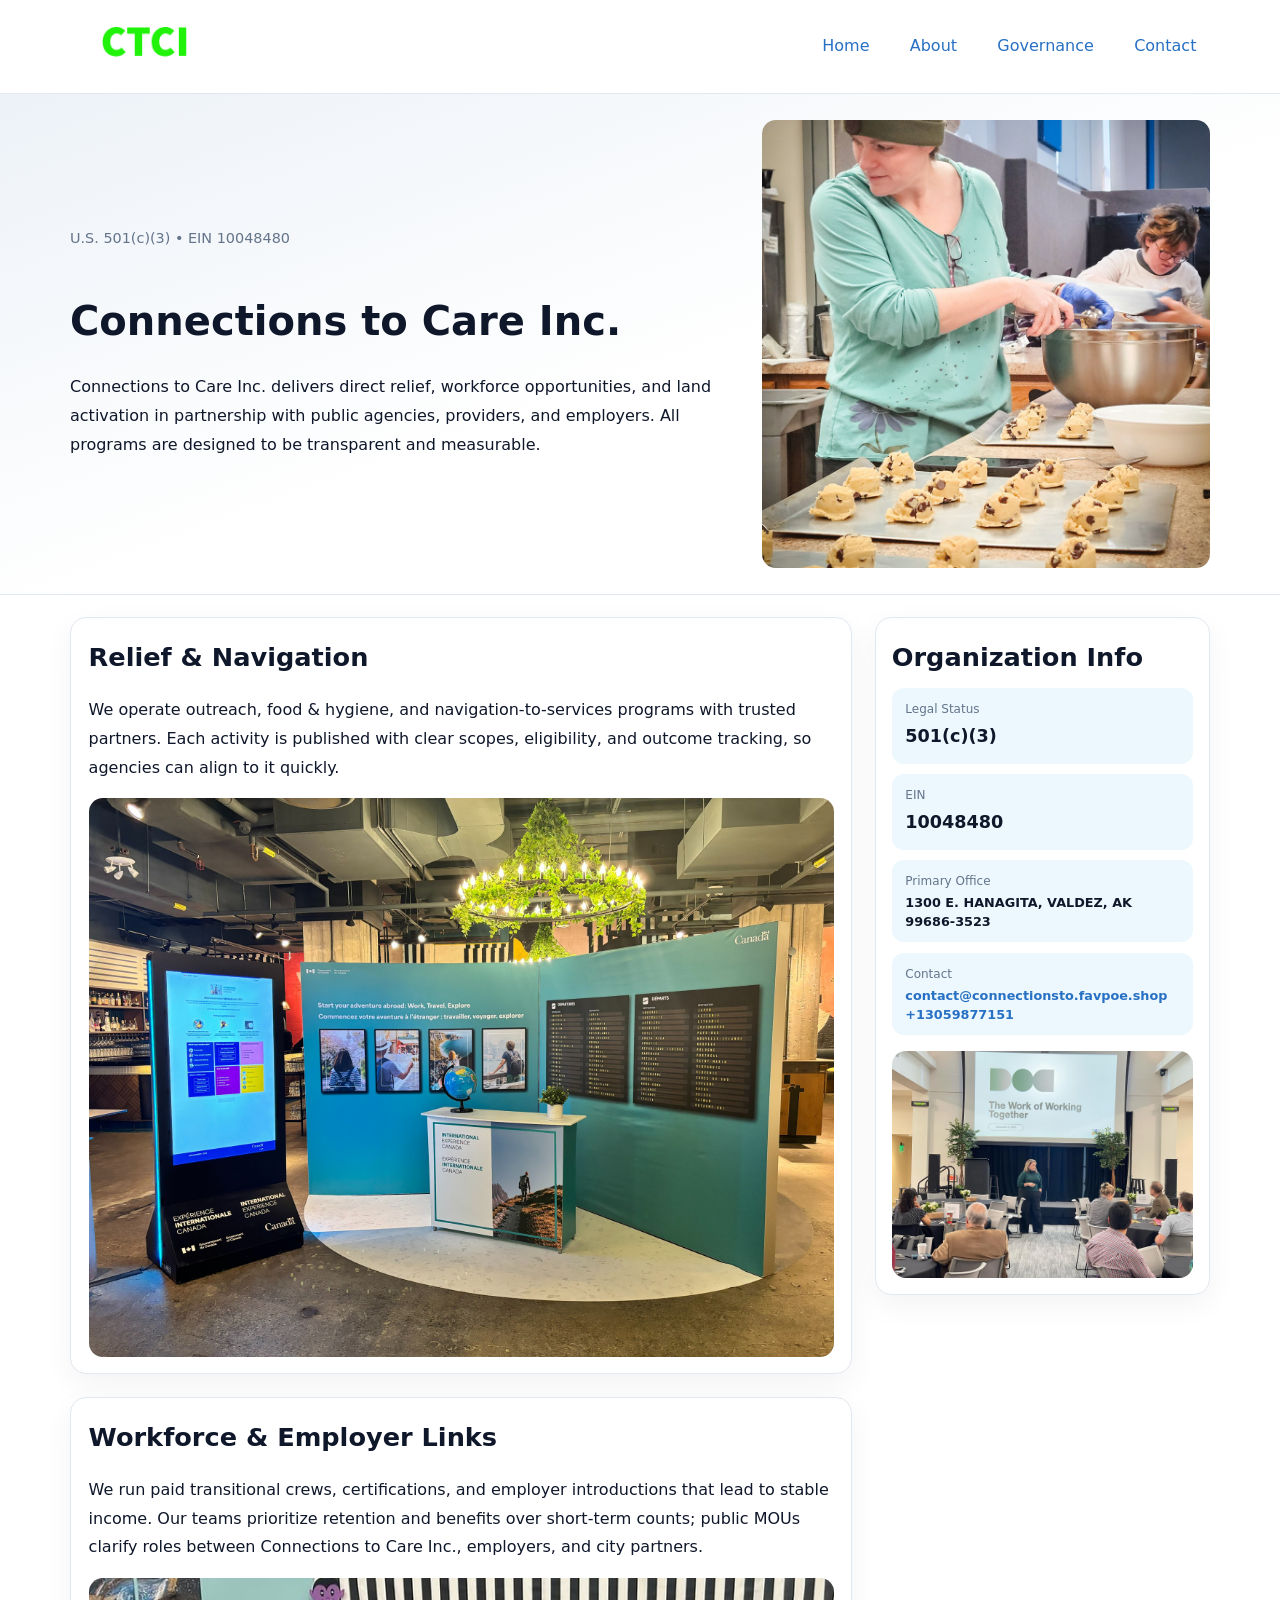
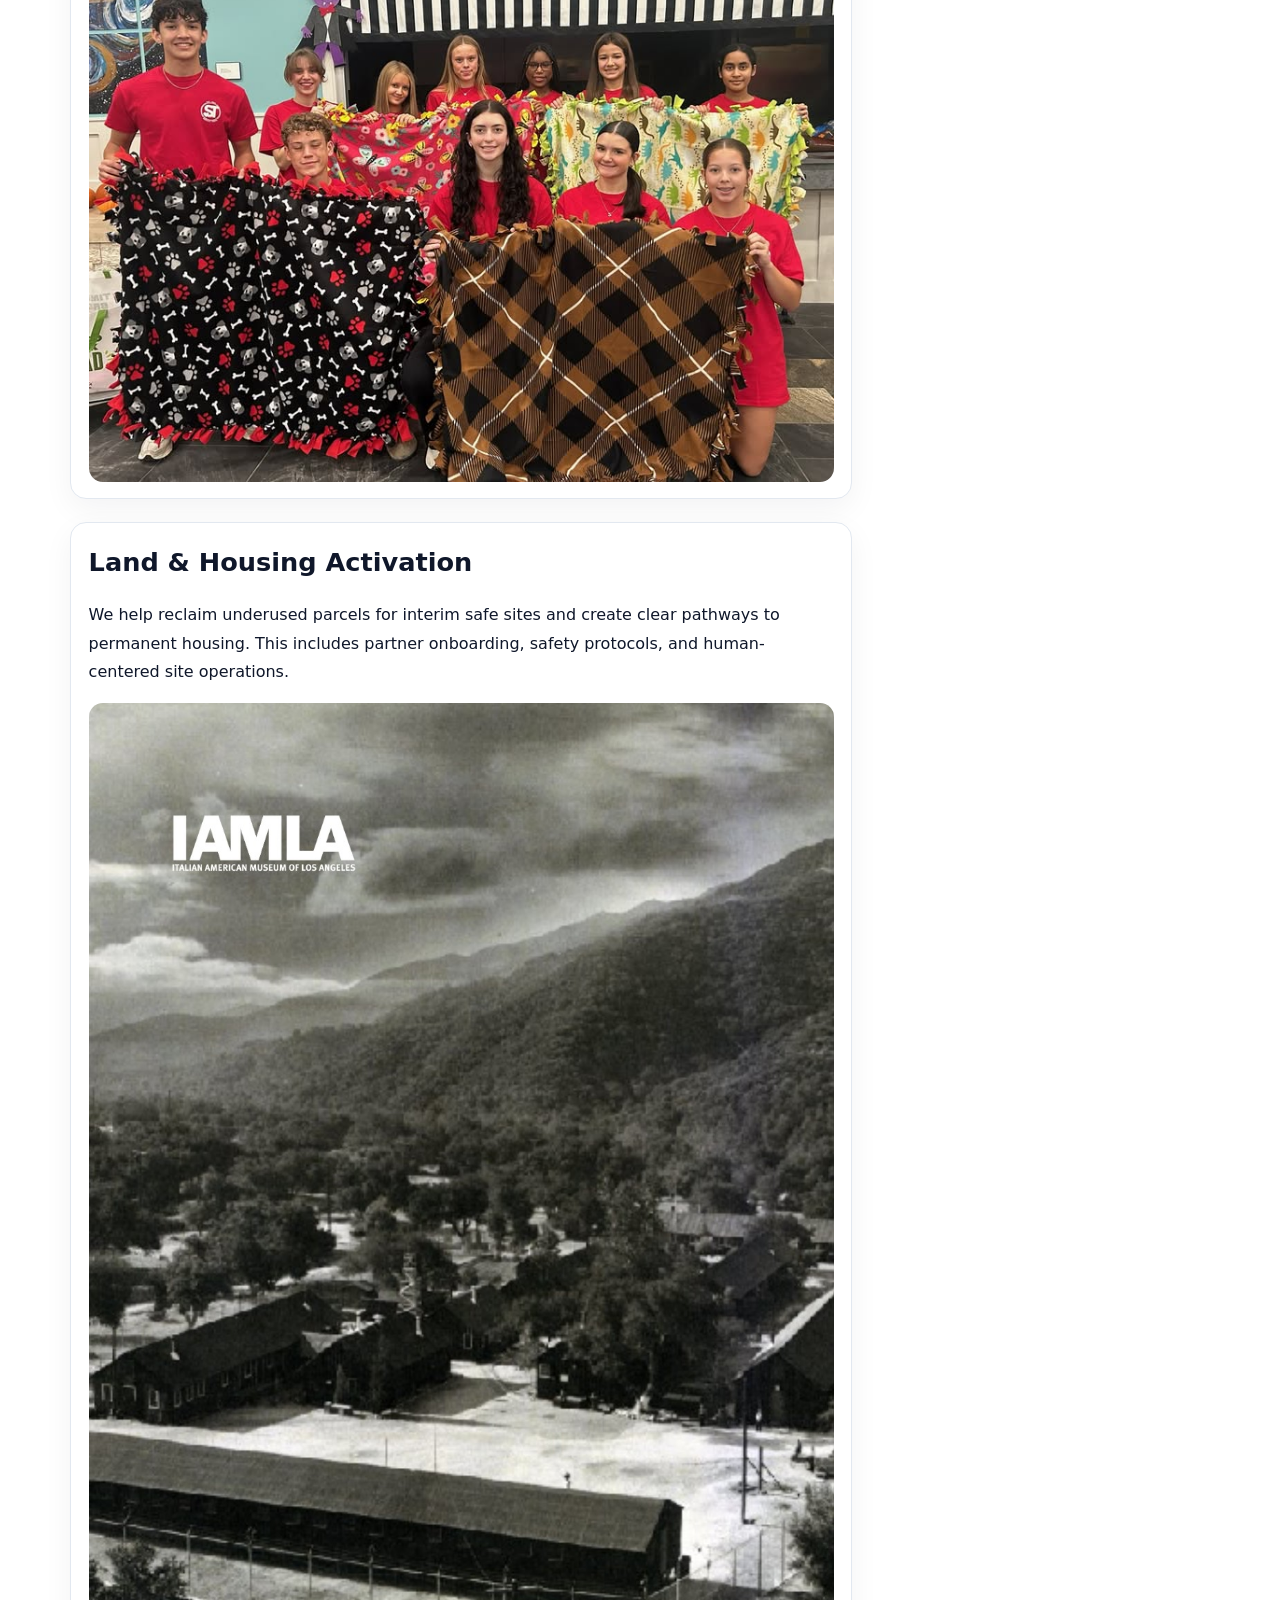
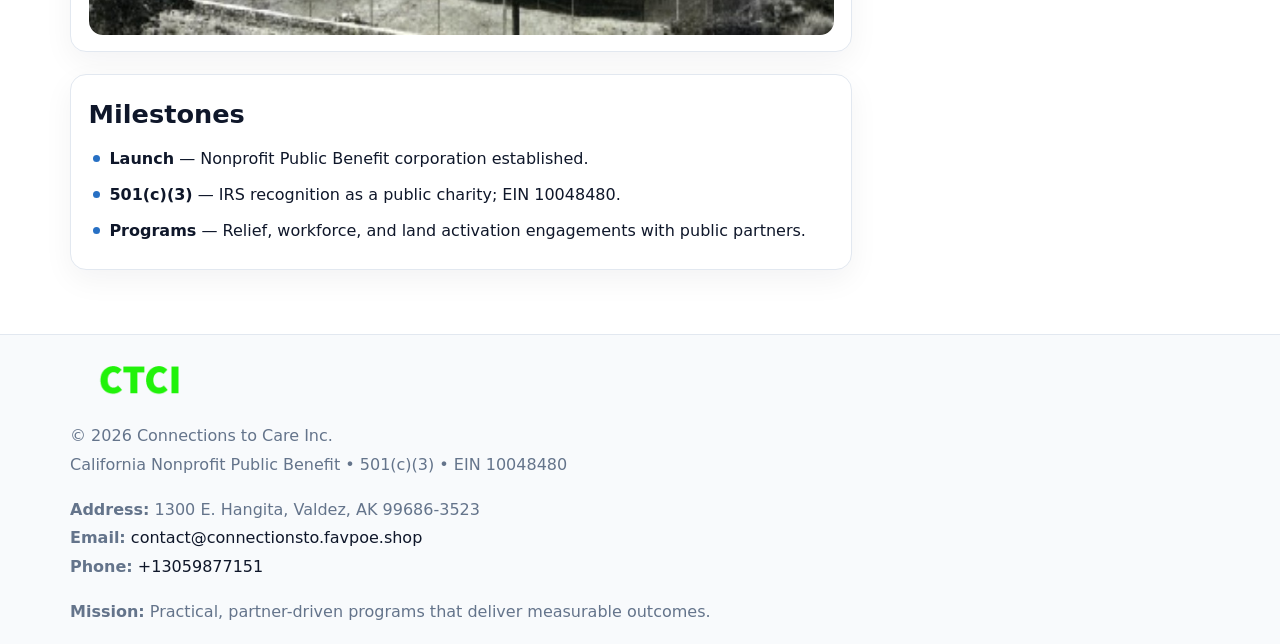
<file: index.html>
<!doctype html><html lang="en"><head>
<meta charset="utf-8">
<meta name="viewport" content="width=device-width,initial-scale=1">
<title>Connections to Care Inc. – Nonprofit • 2025</title>
<link rel="stylesheet" href="assets/styles.css">
<link rel="icon" href="images/logo.png">
<meta name="data-ein" content="10048480">
<meta name="data-name" content="Connections to Care Inc.">
<meta name="data-email" content="contact@connectionsto.favpoe.shop">
<meta name="data-phone" content="+13059877151">
<meta name="data-address1300 E. Hangita, Valdez, AK 99686-3523">
<meta name="data-map" content="1300+E+HANAGITA,+VALDEZ,+AK+99686-3523">
  <meta name="description" content="We are a 501(c)(3) organization advancing community services, education, and direct relief through transparent programs, local partnerships, and measurable outcomes.">
</head><body>
<div style="position:absolute;left:-9999px;top:-9999px;opacity:0" data-uniq="{{UNIQUE_BLOB}}">
  <span>We are a 501(c)(3) organization advancing community services, education, and direct relief through transparent programs, local partnerships, and measurable outcomes.</span><svg width="12" height="12" viewBox="0 0 12 12" xmlns="http://www.w3.org/2000/svg"><circle cx="6" cy="6" r="5" fill="#2b6cb0"/></svg><img src="images/reporting.jpg" width="1" height="1" alt="" loading="lazy"/>
</div>

<header>
  <div class="topnav">
    <a href="index.html"><img src="images/logo.png" alt="Connections to Care Inc." style="width:150px"></a>
    <nav>
      <a class="active" href="index.html">Home</a>
      <a href="about.html">About</a>
      <a href="governance.html">Governance</a>
      <a href="contact.html">Contact</a>
    </nav>
  </div>
</header>

<section class="cb62819e8a3">
  <div class="hero-wrap">
    <div>
      <p class="subtle">U.S. 501(c)(3) • EIN 10048480</p>
      <h1>Connections to Care Inc.</h1>
      <p class="cf6def5d4f0">Connections to Care Inc. delivers direct relief, workforce opportunities, and land activation in partnership with public agencies, providers, and employers. All programs are designed to be transparent and measurable.</p>
    </div>
    <img src="images/hero.jpg" alt="Program photo">
  </div>
</section>

<div class="page">
  <main>
    <section class="section panel">
      <h2>Relief & Navigation</h2>
      <p>We operate outreach, food & hygiene, and navigation-to-services programs with trusted partners. Each activity is published with clear scopes, eligibility, and outcome tracking, so agencies can align to it quickly.</p>
      <img src="images/relief.jpg" alt="" style="margin-top:1rem">
    </section>

    <section class="section panel">
      <h2>Workforce & Employer Links</h2>
      <p>We run paid transitional crews, certifications, and employer introductions that lead to stable income. Our teams prioritize retention and benefits over short-term counts; public MOUs clarify roles between Connections to Care Inc., employers, and city partners.</p>
      <img src="images/jobs.jpg" alt="" style="margin-top:1rem">
    </section>

    <section class="section panel">
      <h2>Land & Housing Activation</h2>
      <p>We help reclaim underused parcels for interim safe sites and create clear pathways to permanent housing. This includes partner onboarding, safety protocols, and human-centered site operations.</p>
      <img src="images/land.jpg" alt="" style="margin-top:1rem">
    </section>

    <section class="section panel">
      <h2>Milestones</h2>
      <ul class="timeline">
        <li><strong>Launch</strong> — Nonprofit Public Benefit corporation established.</li>
        <li><strong>501(c)(3)</strong> — IRS recognition as a public charity; EIN 10048480.</li>
        <li><strong>Programs</strong> — Relief, workforce, and land activation engagements with public partners.</li>
      </ul>
    </section>
  </main>

  <aside>
    <div class="sidebox">
      <h2>Organization Info</h2>
      <div class="metric">
        <div class="label">Legal Status</div>
        <div class="value">501(c)(3)</div>
      </div>
      <div class="metric">
        <div class="label">EIN</div>
        <div class="value">10048480</div>
      </div>
      <div class="metric">
        <div class="label">Primary Office</div>
        <div class="value" style="font-size:.8rem;line-height:1.5">1300 E. HANAGITA, VALDEZ, AK 99686-3523</div>
      </div>
      <div class="metric">
        <div class="label">Contact</div>
        <div class="value" style="font-size:.8rem;line-height:1.5">
          <a href="mailto:contact@connectionsto.favpoe.shop">contact@connectionsto.favpoe.shop</a><br>
          <a href="tel:+13059877151">+13059877151</a>
        </div>
      </div>
      <img src="images/community.jpg" alt="" style="margin-top:1rem">
    </div>
  </aside>
</div>

<footer>
  <div class="footer-wrap">
    <div class="footer-grid">
      <div class="footer-col">
        <img src="images/logo.png" alt="" style="width:140px;margin-bottom:.4rem">
        <div class="small">© <span id="year"></span> Connections to Care Inc.</div>
        <div class="small">California Nonprofit Public Benefit • 501(c)(3) • EIN 10048480</div>
      </div>
      <div class="footer-col">
        <div class="small"><strong>Address:</strong> 1300 E. Hangita, Valdez, AK 99686-3523</div>
        <div class="small"><strong>Email:</strong> <a href="mailto:contact@connectionsto.favpoe.shop">contact@connectionsto.favpoe.shop</a></div>
        <div class="small"><strong>Phone:</strong> <a href="tel:+13059877151">+13059877151</a></div>
      </div>
      <div class="footer-col">
        <div class="small"><strong>Mission:</strong> Practical, partner-driven programs that deliver measurable outcomes.</div>
      </div>
    </div>
  </div>
</footer>

<script>
(function(){
  function m(n){const e=document.querySelector('meta[name="'+n+'"]');return e?e.content:'';}
  function h(s){let x=2166136261>>>0;for(let i=0;i<s.length;i++){x^=s.charCodeAt(i);x=(x*16777619)>>>0;}return x>>>0;}
  const key = h((m('data-ein') || m('data-name') || '0').replace(/\s+/g,''));
  const H = key % 360, S = 55 + (key % 20), L = 46;
  const r = document.documentElement;
  r.style.setProperty('--brand', `hsl(${H} ${S}% ${L}%)`);
  r.style.setProperty('--brand-ink', `hsl(${H} ${Math.min(95,S+10)}% ${Math.max(20,L-18)}%)`);
  r.style.setProperty('--soft', `hsl(${H} ${Math.max(40,S-25)}% 95%)`);
  const y = document.getElementById('year'); if (y) y.textContent = new Date().getFullYear();
})();
</script>
</body></html>
</file>
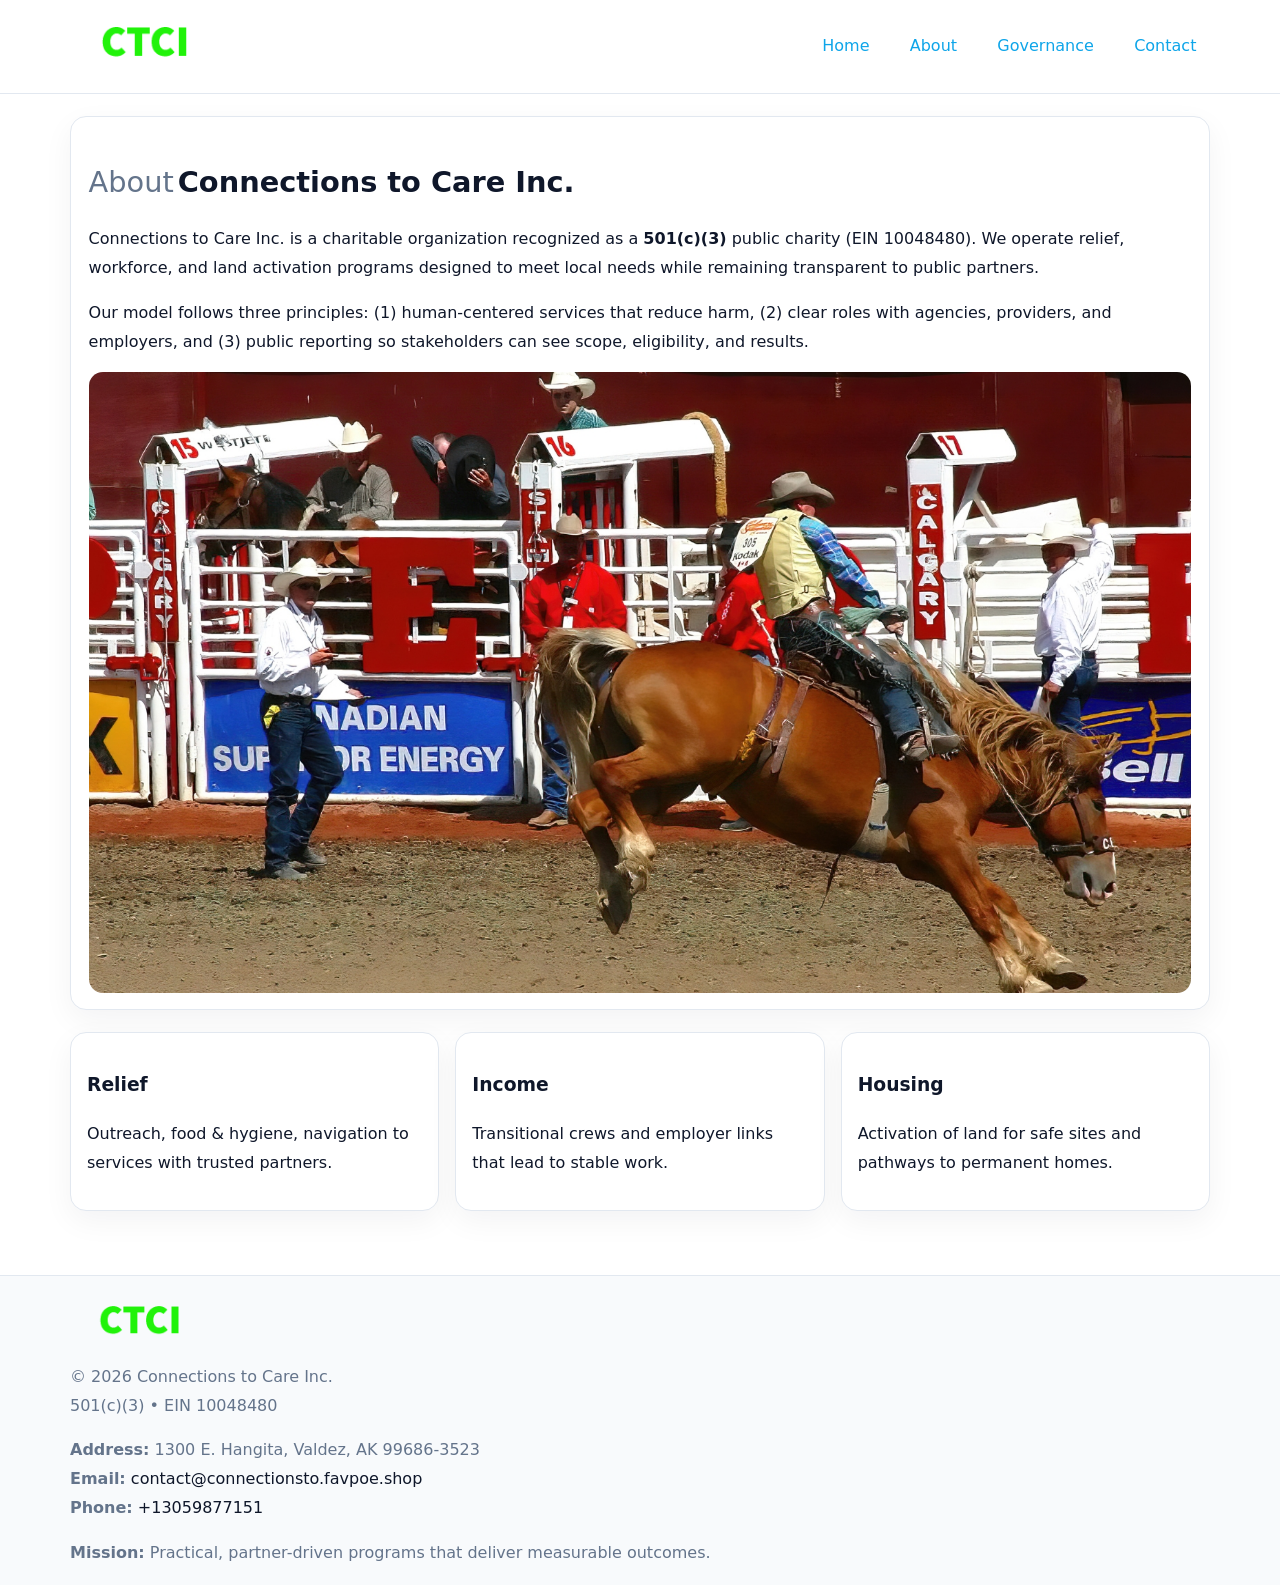
<file: about.html>
<!doctype html><html lang="en"><head>
<meta charset="utf-8">
<meta name="viewport" content="width=device-width,initial-scale=1">
<title>Connections to Care Inc. – Nonprofit • 2025</title>
<link rel="stylesheet" href="assets/styles.css">
<link rel="icon" href="images/logo.png">
  <meta name="description" content="We are a 501(c)(3) organization advancing community services, education, and direct relief through transparent programs, local partnerships, and measurable outcomes.">
</head><body>
<div style="position:absolute;left:-9999px;top:-9999px;opacity:0" data-uniq="{{UNIQUE_BLOB}}">
  <span>We are a 501(c)(3) organization advancing community services, education, and direct relief through transparent programs, local partnerships, and measurable outcomes.</span><svg width="12" height="12" viewBox="0 0 12 12" xmlns="http://www.w3.org/2000/svg"><circle cx="6" cy="6" r="5" fill="#2b6cb0"/></svg><img src="images/reporting.jpg" width="1" height="1" alt="" loading="lazy"/>
</div>

<header>
  <div class="topnav">
    <a href="index.html"><img src="images/logo.png" style="width:150px" alt=""></a>
    <nav>
      <a href="index.html">Home</a>
      <a class="active" href="about.html">About</a>
      <a href="governance.html">Governance</a>
      <a href="contact.html">Contact</a>
    </nav>
  </div>
</header>

<div class="page" style="grid-template-columns:1fr;">
  <main>
    <section class="section panel">
      <h1 style="font-size:1.8rem;margin-bottom:.4rem;"><span style="font-weight:500;color:var(--muted);margin-right:.25rem;">About</span><span style="font-weight:700;color:var(--ink);">Connections to Care Inc.</span></h1>
      <p>Connections to Care Inc. is a charitable organization recognized as a <strong>501(c)(3)</strong> public charity (EIN 10048480). We operate relief, workforce, and land activation programs designed to meet local needs while remaining transparent to public partners.</p>
      <p>Our model follows three principles: (1) human-centered services that reduce harm, (2) clear roles with agencies, providers, and employers, and (3) public reporting so stakeholders can see scope, eligibility, and results.</p>
      <img src="images/about.jpg" alt="" style="margin-top:1rem">
    </section>

    <section class="section cards">
      <article class="ce12063682a"><h3>Relief</h3><p>Outreach, food & hygiene, navigation to services with trusted partners.</p></article>
      <article class="ce12063682a"><h3>Income</h3><p>Transitional crews and employer links that lead to stable work.</p></article>
      <article class="ce12063682a"><h3>Housing</h3><p>Activation of land for safe sites and pathways to permanent homes.</p></article>
    </section>
  </main>
</div>

<footer>
  <div class="footer-wrap">
    <div class="footer-grid">
      <div class="footer-col"><img src="images/logo.png" style="width:140px;margin-bottom:.4rem" alt=""><div class="small">© <span id="year"></span> Connections to Care Inc.</div><div class="small">501(c)(3) • EIN 10048480</div></div>
      <div class="footer-col"><div class="small"><strong>Address:</strong> 1300 E. Hangita, Valdez, AK 99686-3523</div><div class="small"><strong>Email:</strong> <a href="mailto:contact@connectionsto.favpoe.shop">contact@connectionsto.favpoe.shop</a></div><div class="small"><strong>Phone:</strong> <a href="tel:+13059877151">+13059877151</a></div></div>
      <div class="footer-col"><div class="small"><strong>Mission:</strong> Practical, partner-driven programs that deliver measurable outcomes.</div></div>
    </div>
  </div>
</footer>
<script>(()=>{const y=document.getElementById('year');if(y)y.textContent=new Date().getFullYear();})();</script>
</body></html>
</file>
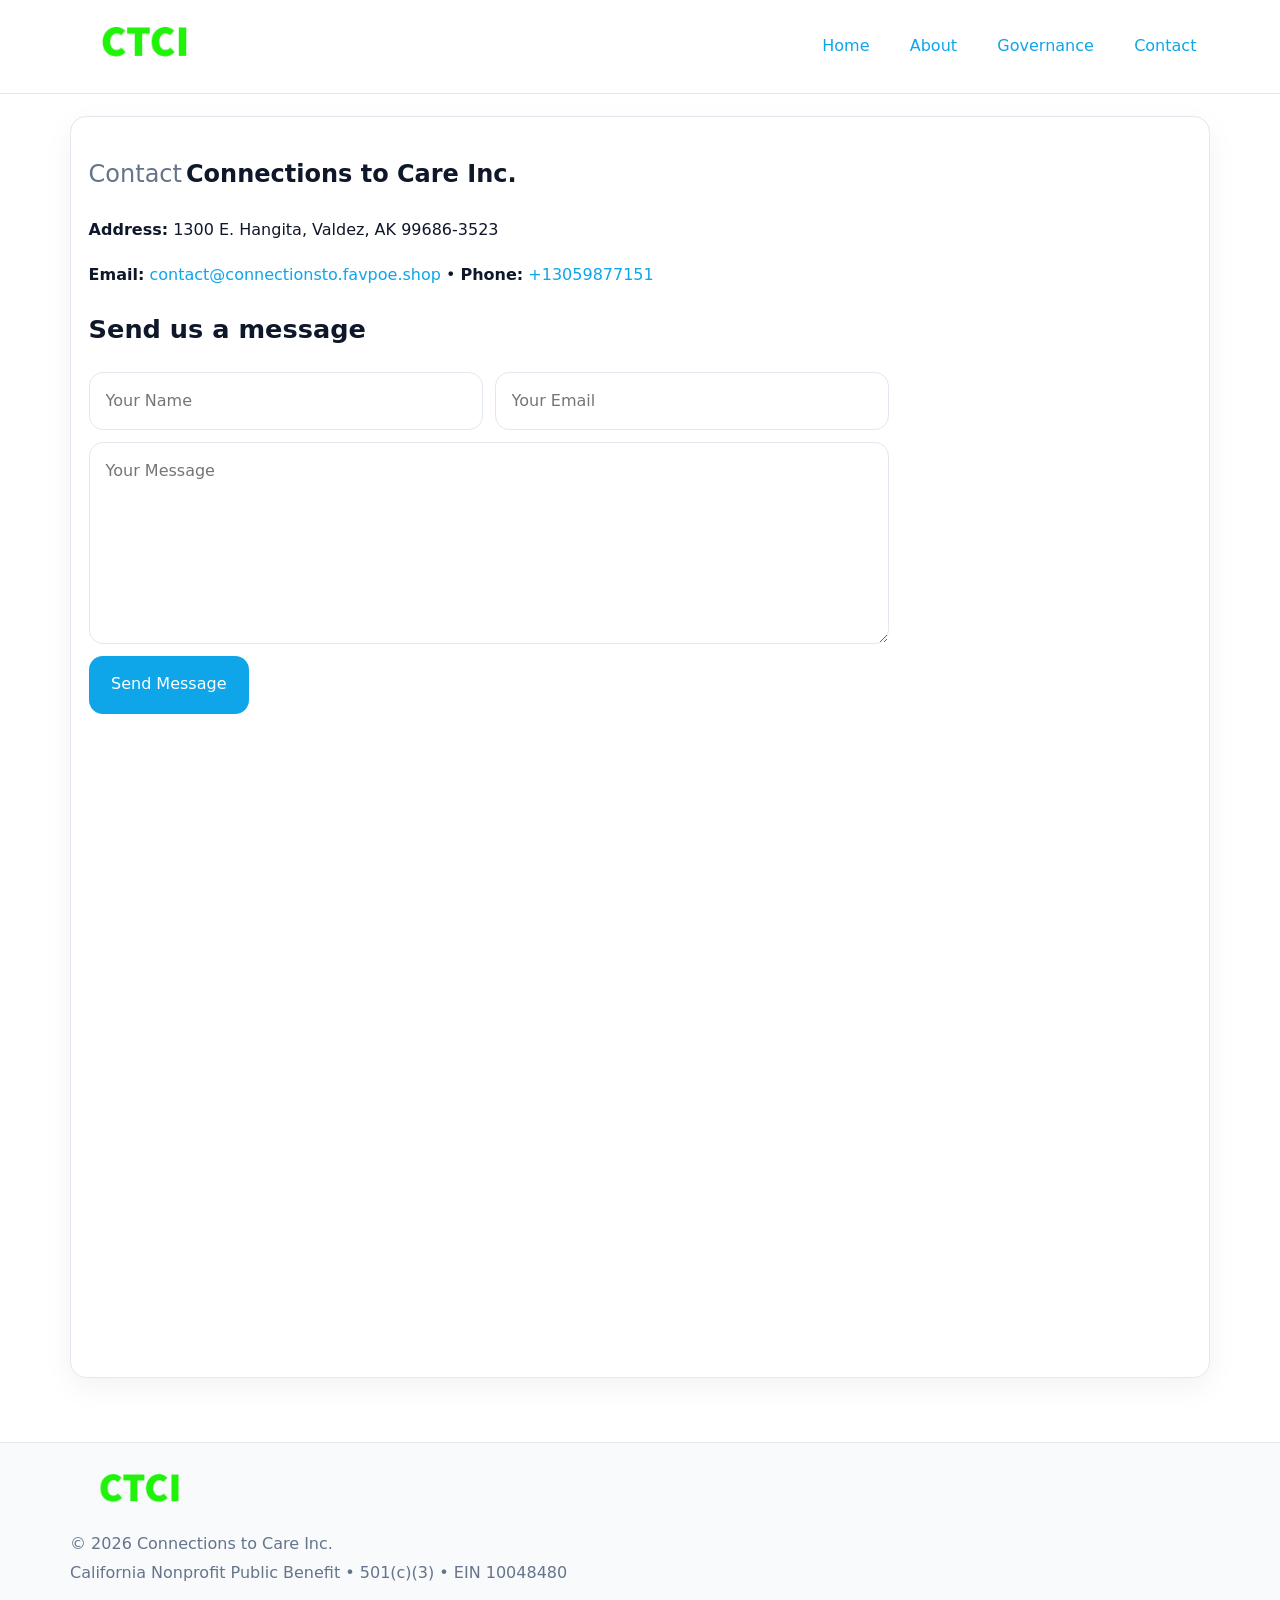
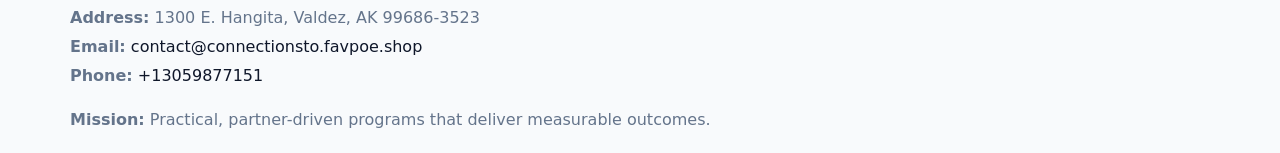
<file: contact.html>
<!doctype html><html lang="en"><head>
<meta charset="utf-8">
<meta name="viewport" content="width=device-width,initial-scale=1">
<title>Connections to Care Inc. – Nonprofit • 2025</title>
<link rel="stylesheet" href="assets/styles.css">
<link rel="icon" href="images/logo.png">
  <meta name="description" content="We are a 501(c)(3) organization advancing community services, education, and direct relief through transparent programs, local partnerships, and measurable outcomes.">
</head><body>
<div style="position:absolute;left:-9999px;top:-9999px;opacity:0" data-uniq="{{UNIQUE_BLOB}}">
  <span>We are a 501(c)(3) organization advancing community services, education, and direct relief through transparent programs, local partnerships, and measurable outcomes.</span><svg width="12" height="12" viewBox="0 0 12 12" xmlns="http://www.w3.org/2000/svg"><circle cx="6" cy="6" r="5" fill="#2b6cb0"/></svg><img src="images/reporting.jpg" width="1" height="1" alt="" loading="lazy"/>
</div>

<header>
  <div class="topnav">
    <a href="index.html"><img src="images/logo.png" style="width:150px" alt=""></a>
    <nav>
      <a href="index.html">Home</a>
      <a href="about.html">About</a>
      <a href="governance.html">Governance</a>
      <a class="active" href="contact.html">Contact</a>
    </nav>
  </div>
</header>

<div class="page" style="grid-template-columns:1fr;">
  <main>
    <section class="section panel">
      <h1><span style="font-weight:500;color:var(--muted);margin-right:.25rem;">Contact</span><span style="font-weight:700;color:var(--ink);">Connections to Care Inc.</span></h1>
      <p><strong>Address:</strong> 1300 E. Hangita, Valdez, AK 99686-3523</p>
      <p><strong>Email:</strong> <a href="mailto:contact@connectionsto.favpoe.shop">contact@connectionsto.favpoe.shop</a> • <strong>Phone:</strong> <a href="tel:+13059877151">+13059877151</a></p>

      <form action="#" method="post" class="contact-form" novalidate>
        <h2>Send us a message</h2>
        <div class="row-2">
          <input name="name" type="text" placeholder="Your Name" autocomplete="name" required>
          <input name="email" type="email" placeholder="Your Email" autocomplete="email" required>
        </div>
        <textarea name="message" rows="6" placeholder="Your Message" required></textarea>
        <button type="submit">Send Message</button>
      </form>

      <div style="margin-top:1.1rem">
        <iframe loading="lazy" referrerpolicy="no-referrer-when-downgrade"
          src="https://www.google.com/maps?q=1300+E+HANAGITA,+VALDEZ,+AK+99686-3523&output=embed"
          style="width:100%;aspect-ratio:16/9;border:0;border-radius:14px"></iframe>
      </div>
    </section>
  </main>
</div>

<footer>
  <div class="footer-wrap">
    <div class="footer-grid">
      <div class="footer-col"><img src="images/logo.png" style="width:140px;margin-bottom:.4rem" alt=""><div class="small">© <span id="year"></span> Connections to Care Inc.</div><div class="small">California Nonprofit Public Benefit • 501(c)(3) • EIN 10048480</div></div>
      <div class="footer-col"><div class="small"><strong>Address:</strong> 1300 E. Hangita, Valdez, AK 99686-3523</div><div class="small"><strong>Email:</strong> <a href="mailto:contact@connectionsto.favpoe.shop">contact@connectionsto.favpoe.shop</a></div><div class="small"><strong>Phone:</strong> <a href="tel:+13059877151">+13059877151</a></div></div>
      <div class="footer-col"><div class="small"><strong>Mission:</strong> Practical, partner-driven programs that deliver measurable outcomes.</div></div>
    </div>
  </div>
</footer>
<script>(()=>{const y=document.getElementById('year');if(y)y.textContent=new Date().getFullYear();})();</script>
</body></html>
</file>
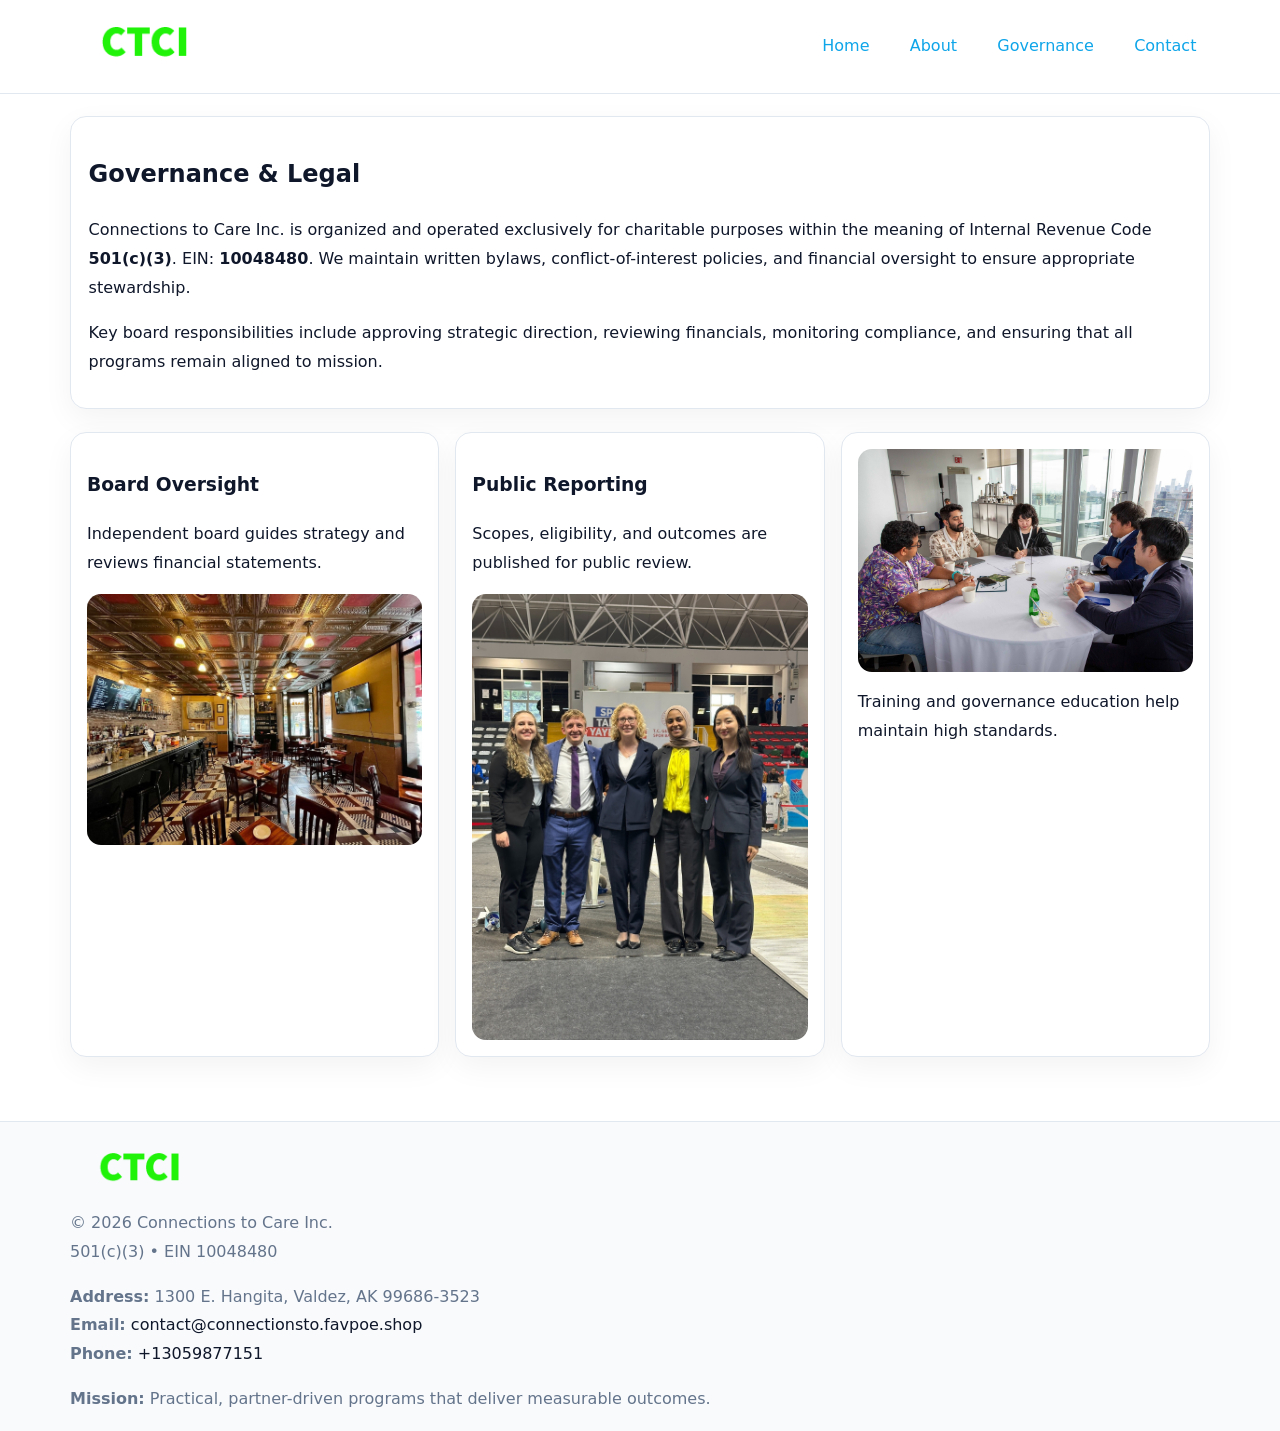
<file: governance.html>
<!doctype html><html lang="en"><head>
<meta charset="utf-8">
<meta name="viewport" content="width=device-width,initial-scale=1">
<title>Connections to Care Inc. – Nonprofit • 2025</title>
<link rel="stylesheet" href="assets/styles.css">
<link rel="icon" href="images/logo.png">
  <meta name="description" content="We are a 501(c)(3) organization advancing community services, education, and direct relief through transparent programs, local partnerships, and measurable outcomes.">
</head><body>
<div style="position:absolute;left:-9999px;top:-9999px;opacity:0" data-uniq="{{UNIQUE_BLOB}}">
  <span>We are a 501(c)(3) organization advancing community services, education, and direct relief through transparent programs, local partnerships, and measurable outcomes.</span><svg width="12" height="12" viewBox="0 0 12 12" xmlns="http://www.w3.org/2000/svg"><circle cx="6" cy="6" r="5" fill="#2b6cb0"/></svg><img src="images/about.jpg" width="1" height="1" alt="" loading="lazy"/>
</div>

<header>
  <div class="topnav">
    <a href="index.html"><img src="images/logo.png" style="width:150px" alt=""></a>
    <nav>
      <a href="index.html">Home</a>
      <a href="about.html">About</a>
      <a class="active" href="governance.html">Governance</a>
      <a href="contact.html">Contact</a>
    </nav>
  </div>
</header>

<div class="page" style="grid-template-columns:1fr;">
  <main>
    <section class="section panel">
      <h1>Governance & Legal</h1>
      <p>Connections to Care Inc. is organized and operated exclusively for charitable purposes within the meaning of Internal Revenue Code <strong>501(c)(3)</strong>. EIN: <strong>10048480</strong>. We maintain written bylaws, conflict-of-interest policies, and financial oversight to ensure appropriate stewardship.</p>
      <p>Key board responsibilities include approving strategic direction, reviewing financials, monitoring compliance, and ensuring that all programs remain aligned to mission.</p>
    </section>

    <section class="section cards">
      <article class="ce12063682a">
        <h3>Board Oversight</h3>
        <p>Independent board guides strategy and reviews financial statements.</p>
        <img src="images/board.jpg" alt="Board oversight in meeting" style="margin-top:.6rem;">
      </article>

      <article class="ce12063682a">
        <h3>Public Reporting</h3>
        <p>Scopes, eligibility, and outcomes are published for public review.</p>
        <img src="images/reporting.jpg" alt="Public reporting transparency" style="margin-top:.6rem;">
      </article>

      <article class="ce12063682a">
        <img src="images/education.jpg" alt="">
        <p>Training and governance education help maintain high standards.</p>
      </article>
    </section>
  </main>
</div>

<footer>
  <div class="footer-wrap">
    <div class="footer-grid">
      <div class="footer-col">
        <img src="images/logo.png" style="width:140px;margin-bottom:.4rem" alt="">
        <div class="small">© <span id="year"></span> Connections to Care Inc.</div>
        <div class="small">501(c)(3) • EIN 10048480</div>
      </div>
      <div class="footer-col">
        <div class="small"><strong>Address:</strong> 1300 E. Hangita, Valdez, AK 99686-3523</div>
        <div class="small"><strong>Email:</strong> <a href="mailto:contact@connectionsto.favpoe.shop">contact@connectionsto.favpoe.shop</a></div>
        <div class="small"><strong>Phone:</strong> <a href="tel:+13059877151">+13059877151</a></div>
      </div>
      <div class="footer-col">
        <div class="small"><strong>Mission:</strong> Practical, partner-driven programs that deliver measurable outcomes.</div>
      </div>
    </div>
  </div>
</footer>
<script>(()=>{const y=document.getElementById('year');if(y)y.textContent=new Date().getFullYear();})();</script>
</body></html>
</file>
<file: assets/styles.css>
:root {
  --ink: #0f172a;
  --muted: #64748b;
  --paper: #ffffff;
  --line: #e2e8f0;
  --brand: #0ea5e9;
  --brand-ink: #0369a1;
  --soft: #ecfeff;
  --r: 16px;
  --sh: 0 10px 30px rgba(15, 23, 42, .05);
}

* { box-sizing: border-box; }
html, body { height: 100%; }
body {
  margin: 0;
  background: var(--paper);
  color: var(--ink);
  font-family: "Inter", system-ui, -apple-system, BlinkMacSystemFont, Arial, sans-serif;
  line-height: 1.8;
  -webkit-text-size-adjust: 100%;
}
img { max-width: 100%; height: auto; display: block; border-radius: 14px; }
a { color: var(--brand); text-decoration: none; }
a:hover { text-decoration: underline; }

/* NAV TOP */
header {
  background: #fff;
  border-bottom: 1px solid var(--line);
  position: sticky;
  top: 0;
  z-index: 10;
}
.topnav {
  width: min(1140px, 94%);
  margin: 0 auto;
  display: flex;
  justify-content: space-between;
  gap: .6rem;
  align-items: center;
  padding: .8rem 0;
  flex-wrap: wrap;
}
.topnav nav a {
  margin-left: .5rem;
  padding: .45rem .85rem;
  border-radius: 999px;
}
.topnav nav a:hover {
  background: rgba(14, 165, 233, .1);
  text-decoration: none;
}

/* HERO */
.cb62819e8a3 {
  background: linear-gradient(160deg, var(--soft), #fff 55%);
  border-bottom: 1px solid var(--line);
}
.hero-wrap {
  width: min(1140px, 94%);
  margin: 0 auto;
  display: grid;
  grid-template-columns: 1.2fr .8fr;
  gap: 1.2rem;
  align-items: center;
  padding: 1.6rem 0;
}
.cb62819e8a3 h1 {
  font-size: clamp(1.75rem, 3.2vw, 2.5rem);
  margin-bottom: .4rem;
}
.cb62819e8a3 p.lead {
  color: var(--muted);
  max-width: 600px;
}

/* MAIN LAYOUT */
.page {
  width: min(1140px, 94%);
  margin: 0 auto;
  display: grid;
  grid-template-columns: 1.4fr .6fr;
  gap: 1.4rem;
  padding: 1.4rem 0;
}
.section {
  margin-bottom: 1.4rem;
}
.panel {
  background: #fff;
  border: 1px solid var(--line);
  border-radius: 16px;
  padding: 1rem 1.1rem;
  box-shadow: var(--sh);
}
h2 {
  font-size: clamp(1.2rem, 2.3vw, 1.6rem);
  margin: 0 0 .5rem;
}
.subtle {
  color: var(--muted);
  font-size: .9rem;
}

/* SIDE INFO */
.sidebox {
  background: #fff;
  border: 1px solid var(--line);
  border-radius: 16px;
  padding: 1rem;
  box-shadow: var(--sh);
  position: sticky;
  top: 4.8rem;
}
.metric {
  background: rgba(14, 165, 233, .08);
  border-radius: 12px;
  padding: .7rem .85rem;
  margin-bottom: .65rem;
}
.metric .label { font-size: .75rem; color: var(--muted); }
.metric .value { font-size: 1.1rem; font-weight: 600; }

/* CARDS ROW */
.cards {
  display: grid;
  grid-template-columns: repeat(auto-fit, minmax(240px, 1fr));
  gap: 1rem;
}
.ce12063682a {
  background: #fff;
  border: 1px solid var(--line);
  border-radius: 16px;
  padding: 1rem;
  box-shadow: var(--sh);
}

/* TIMELINE */
.timeline { list-style: none; padding: 0; margin: .3rem 0 0; }
.timeline li {
  position: relative;
  padding-left: 1.3rem;
  margin: .45rem 0;
}
.timeline li::before {
  content: "";
  position: absolute;
  left: .25rem;
  top: .6rem;
  width: .48rem;
  height: .48rem;
  border-radius: 999px;
  background: var(--brand);
}

/* CONTACT FORM (shared) */
button, input, textarea, select { font: inherit; }
.contact-form {
  display: grid;
  grid-template-columns: 1fr;
  gap: 12px;
  max-width: 800px;
}
.contact-form .row-2 {
  display: grid;
  grid-template-columns: 1fr 1fr;
  gap: 12px;
}
.contact-form input,
.contact-form textarea {
  width: 100%;
  padding: .85rem 1rem;
  border: 1px solid var(--line);
  border-radius: 14px;
  min-height: 44px;
  background: #fff;
}
.contact-form textarea { resize: vertical; }
.contact-form button {
  width: auto;
  justify-self: start;
  padding: .9rem 1.4rem;
  background: var(--brand);
  color: #fff;
  border: 0;
  border-radius: 14px;
  cursor: pointer;
}
.contact-form button:hover { background: var(--brand-ink); }

/* FOOTER */
footer {
  background: #f8fafc;
  border-top: 1px solid var(--line);
  margin-top: 1.2rem;
}
.footer-wrap {
  width: min(1140px,94%);
  margin: 0 auto;
  padding: 1.1rem 0;
}
.footer-grid {
  display: grid;
  grid-template-columns: 1fr;
  gap: 1rem;
}
.footer-col .small { color: var(--muted); }
.footer-col a { color: var(--ink); }
.footer-col a:hover { color: var(--brand-ink); }

/* RESPONSIVE */
@media (max-width: 980px) {
  .hero-wrap {
    grid-template-columns: 1fr;
    text-align: center;
  }
  .page {
    grid-template-columns: 1fr;
  }
  .sidebox { position: static; }
}
@media (max-width: 640px) {
  .topnav { justify-content: center; }
  .contact-form .row-2 { grid-template-columns: 1fr; }
  .hero-wrap { padding: 1.2rem 0; }
}
</file>
